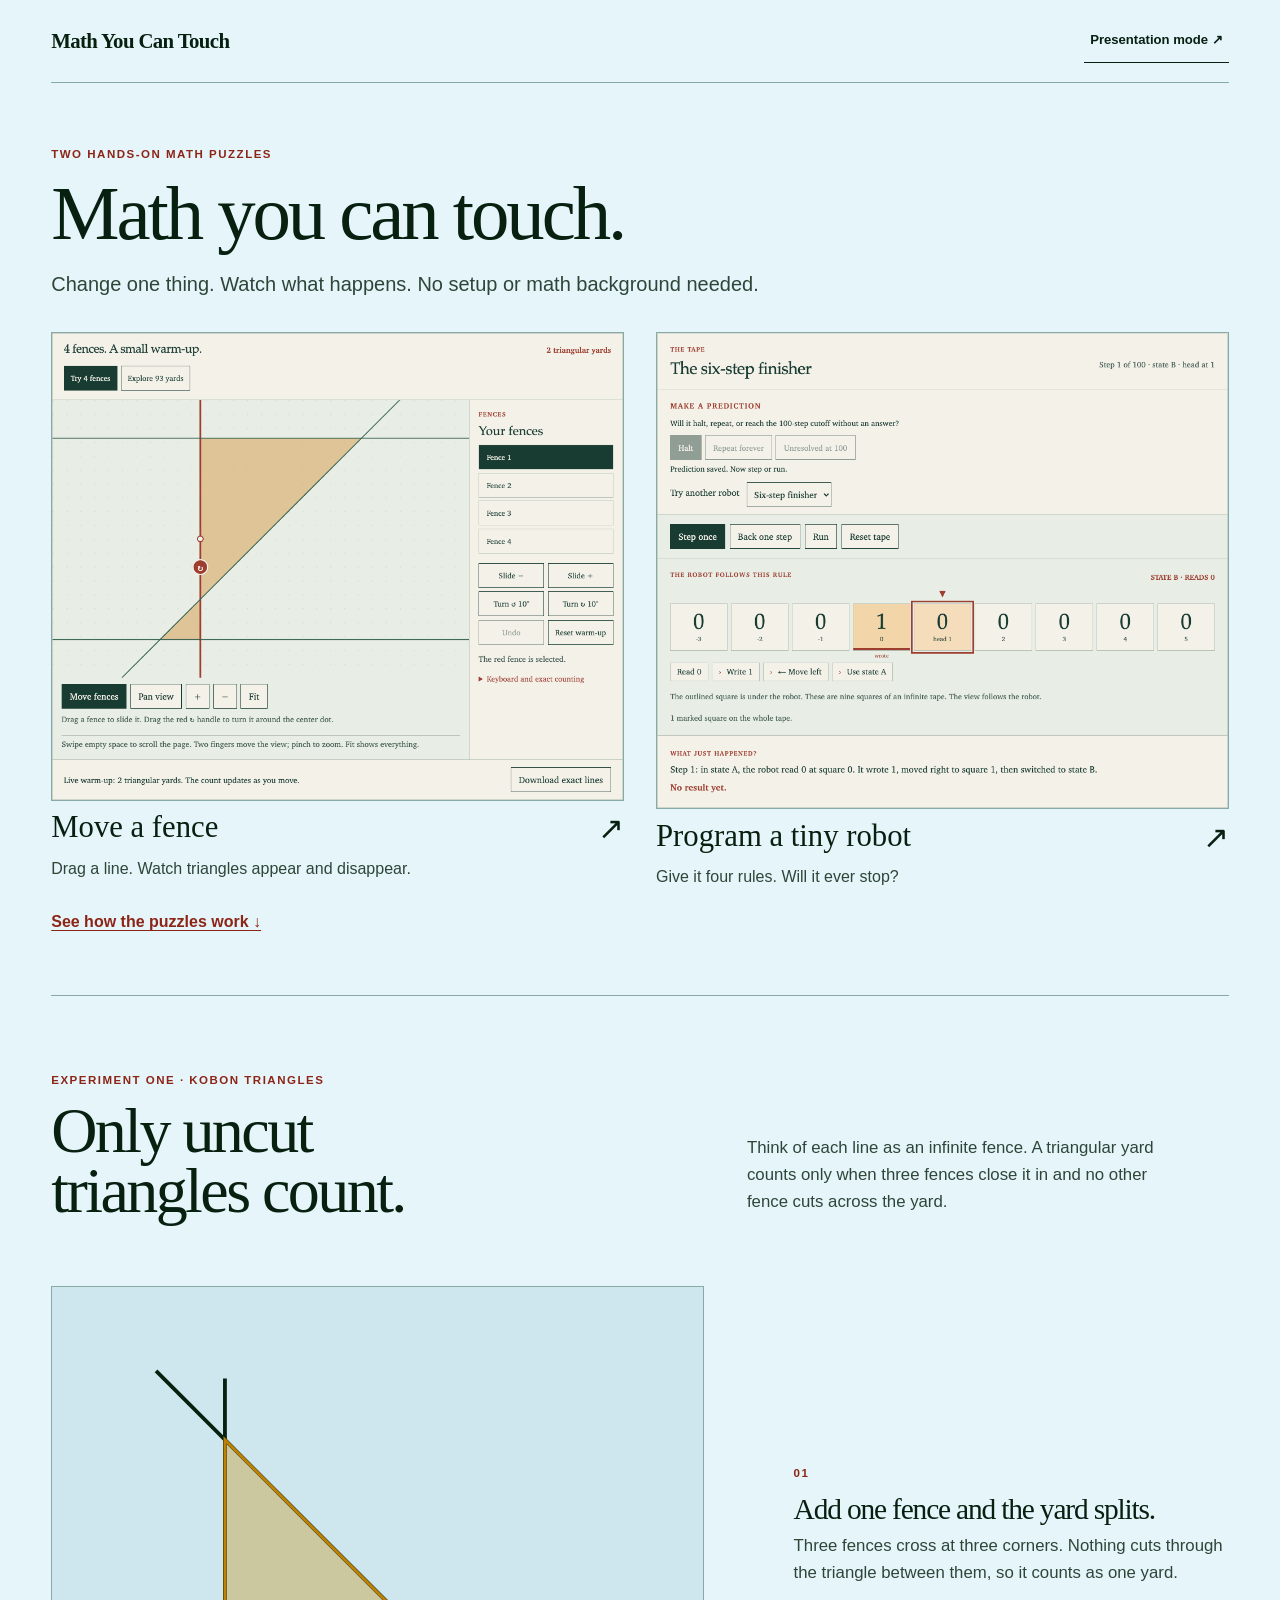
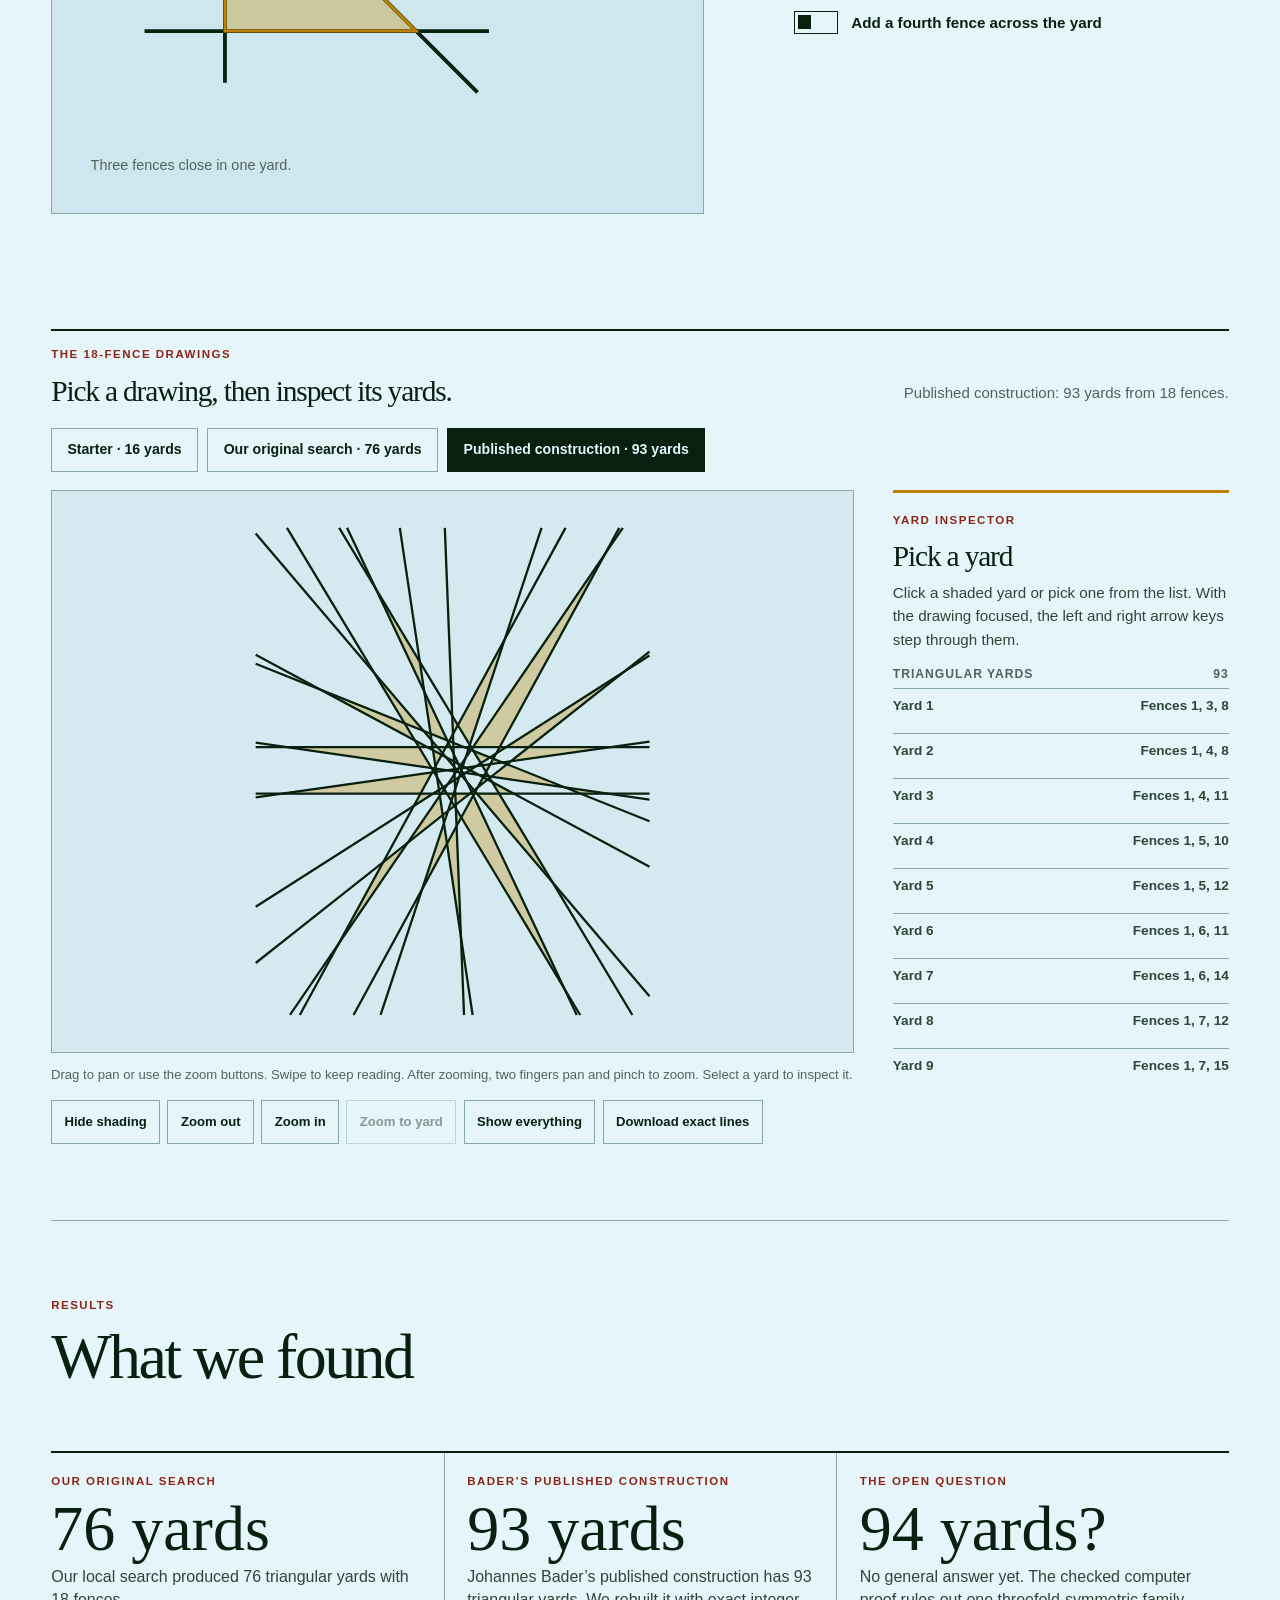
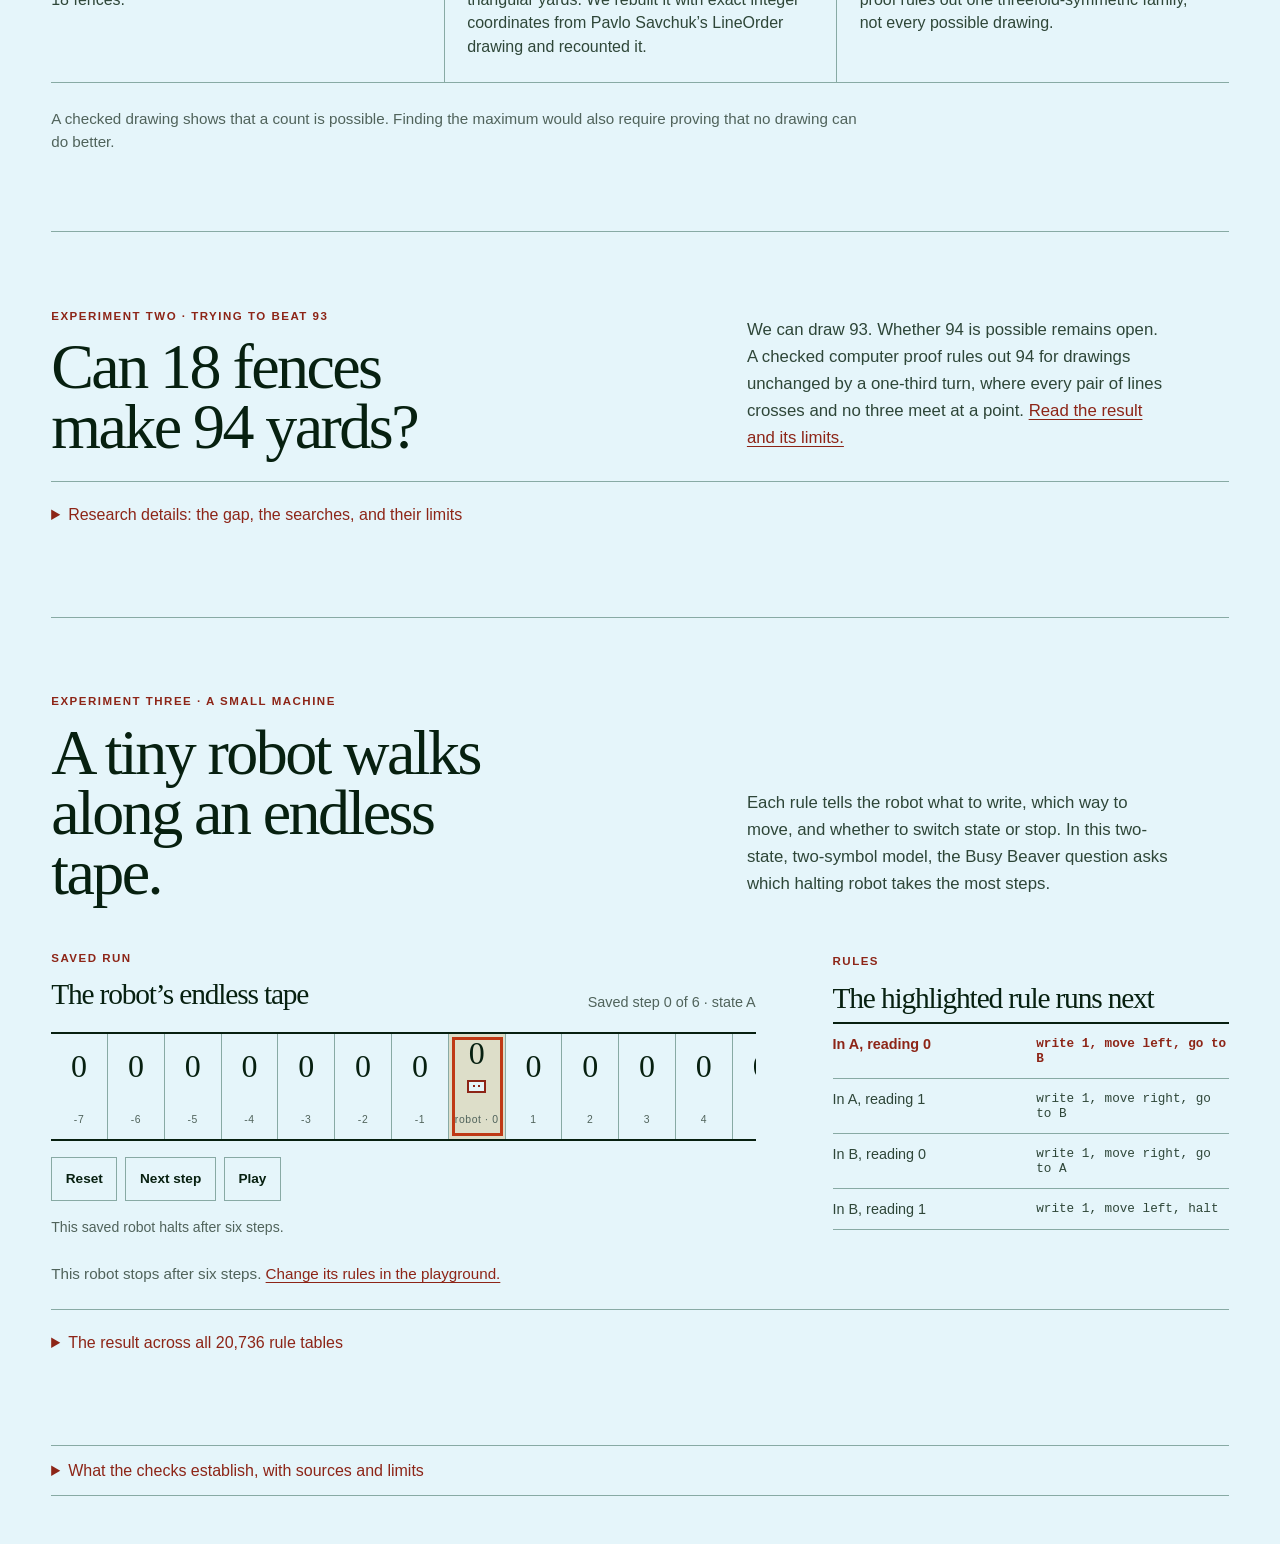
<file: site/index.html>
<!doctype html>
<html lang="en">
<head>
  <meta charset="utf-8">
  <meta name="viewport" content="width=device-width, initial-scale=1, viewport-fit=cover">
  <meta name="color-scheme" content="light">
  <meta name="description" content="Two small math playgrounds: move fences to make triangular yards, and program a tiny tape robot. Fence counts are checked with exact arithmetic.">
  <title>Math You Can Touch · fences and tiny programs</title>
  <link rel="stylesheet" href="site.css">
</head>
<body>
  <a class="skip-link" href="#main-content">Skip to the exhibition</a>
  <noscript>
    <div class="script-notice" role="status">This page needs JavaScript to draw the saved results.</div>
  </noscript>

  <header class="masthead">
    <a class="wordmark" href="#opening" aria-label="Return to opening">Math You Can Touch</a>
    <button id="presentationToggle" class="presentation-button" type="button" aria-pressed="false">Presentation mode <span aria-hidden="true">↗</span></button>
  </header>

  <main id="main-content">
    <section id="opening" class="scene opening" data-scene="Opening" aria-labelledby="pageTitle">
      <div class="opening-copy">
        <p class="kicker">Two hands-on math puzzles</p>
        <h1 id="pageTitle">Math you can touch.</h1>
        <p class="deck">Change one thing. Watch what happens. No setup or math background needed.</p>
      </div>
      <div class="playground-previews" aria-label="Choose a playground">
        <a id="fencePlaygroundLink" class="playground-preview" href="fences.html">
          <img src="previews/fences.png" width="1012" height="828" alt="A fence board with shaded triangular yards and a red handle for turning a fence.">
          <span class="preview-title">Move a fence <span aria-hidden="true">↗</span></span>
          <span>Drag a line. Watch triangles appear and disappear.</span>
        </a>
        <a class="playground-preview" href="beaver.html">
          <img src="previews/robot.png" width="1012" height="843" alt="A tape robot reading squares, with controls to take one step or run.">
          <span class="preview-title">Program a tiny robot <span aria-hidden="true">↗</span></span>
          <span>Give it four rules. Will it ever stop?</span>
        </a>
      </div>
      <a class="text-link lesson-link" href="#kobon">See how the puzzles work <span aria-hidden="true">↓</span></a>
    </section>

    <section id="dataState" class="data-state" aria-live="polite">
      <p class="kicker">Local record</p>
      <h2>Loading the saved results…</h2>
      <p id="dataStateMessage">If this message stays, <code>data.js</code> is missing or damaged, so the page shows no numbers.</p>
    </section>

    <div id="exhibition" hidden>
      <section id="kobon" class="scene kobon-scene" data-scene="Kobon geometry" aria-labelledby="kobonTitle">
        <div class="section-intro split-intro">
          <div>
            <p class="kicker">Experiment one · Kobon triangles</p>
            <h2 id="kobonTitle">Only uncut triangles count.</h2>
          </div>
          <p>Think of each line as an infinite fence. A triangular yard counts only when three fences close it in and no other fence cuts across the yard.</p>
        </div>

        <div class="lesson-grid">
          <figure class="teaching-figure">
            <svg class="three-line-diagram" viewBox="0 0 600 430" role="img" aria-labelledby="threeLineTitle threeLineDescription">
              <title id="threeLineTitle">Three infinite fences enclose a triangular yard. A fourth fence divides it.</title>
              <desc id="threeLineDescription">The original yard has vertices at 140,120; 140,320; and 340,320. The fences are x equals 140, y equals 320, and y equals x minus 20. When enabled, the line y equals 220 divides the old yard. The smaller yard has vertices 140,120; 140,220; and 240,220.</desc>
              <g id="lessonLines">
                <path d="M140 56V374" /><path d="M56 320H416" /><path d="M68 48L404 384" />
              </g>
              <polygon id="oldYard" points="140,120 140,320 340,320" />
              <g id="crossedLesson" hidden>
                <path class="cross-line" d="M56 220H416" />
                <polygon id="smallYard" points="140,120 140,220 240,220" />
                <circle cx="140" cy="220" r="6" /><circle cx="240" cy="220" r="6" />
              </g>
            </svg>
            <figcaption id="lessonCaption">Three fences close in one yard.</figcaption>
          </figure>
          <div class="lesson-copy">
            <p class="lesson-number">01</p>
            <h3>Add one fence and the yard splits.</h3>
            <p id="lessonExplanation" aria-live="polite">Three fences cross at three corners. Nothing cuts through the triangle between them, so it counts as one yard.</p>
            <label class="switch-control" for="crossToggle">
              <input id="crossToggle" type="checkbox" aria-controls="crossedLesson" aria-describedby="lessonExplanation">
              <span class="switch-art" aria-hidden="true"></span>
              <span>Add a fourth fence across the yard</span>
            </label>
          </div>
        </div>

        <div class="record-header">
          <div>
            <p class="kicker">The 18-fence drawings</p>
            <h3>Pick a drawing, then inspect its yards.</h3>
          </div>
          <p id="snapshotReadout" class="record-readout">No saved geometry selected.</p>
        </div>
        <div class="snapshot-picker" id="snapshotPicker" role="group" aria-label="Saved geometry records"></div>

        <div class="geometry-workspace">
          <div class="geometry-stage">
            <svg id="arrangement" viewBox="0 0 1000 700" role="group" aria-labelledby="arrangementTitle arrangementDescription" tabindex="0">
              <title id="arrangementTitle">Saved line arrangement</title>
              <desc id="arrangementDescription">No supplied arrangement is available.</desc>
              <g id="arrangementFaces"></g>
              <g id="arrangementLines"></g>
            </svg>
            <p class="diagram-note">Drag to pan or use the zoom buttons. Swipe to keep reading. After zooming, two fingers pan and pinch to zoom. Select a yard to inspect it.</p>
            <div class="tool-row" aria-label="Geometry controls">
              <button id="faceToggle" type="button" aria-pressed="true">Hide shading</button>
              <button id="zoomOut" type="button">Zoom out</button>
              <button id="zoomIn" type="button">Zoom in</button>
              <button id="zoomFace" type="button" disabled>Zoom to yard</button>
              <button id="resetGeometry" type="button">Show everything</button>
              <button id="downloadGeometry" type="button">Download exact lines</button>
            </div>
          </div>
          <aside class="face-inspector" aria-labelledby="faceInspectorTitle">
            <p class="kicker">Yard inspector</p>
            <h3 id="faceInspectorTitle">Pick a yard</h3>
            <p id="faceExplanation">Click a shaded yard, or pick one from the list.</p>
            <div id="supportDetails" class="support-details" hidden>
              <p>Its three fences</p>
              <ol id="supportLines"></ol>
            </div>
            <div class="face-list-heading"><span>Triangular yards</span><span id="faceCount">0</span></div>
            <ol id="faceList" class="face-list" aria-label="Triangular yards"></ol>
          </aside>
        </div>
      </section>

      <section id="results" class="scene result-ledger" data-scene="Current results" aria-labelledby="resultsTitle">
        <div class="section-intro">
          <p class="kicker">Results</p>
          <h2 id="resultsTitle">What we found</h2>
        </div>
        <div id="resultLedger" class="ledger" aria-live="polite"></div>
        <p class="scope-note">A checked drawing shows that a count is possible. Finding the maximum would also require proving that no drawing can do better.</p>
      </section>

      <section id="search" class="scene search-scene" data-scene="Structured search" aria-labelledby="searchTitle">
        <div class="section-intro split-intro">
          <div>
            <p class="kicker">Experiment two · trying to beat 93</p>
            <h2 id="searchTitle">Can 18 fences make 94 yards?</h2>
          </div>
          <p>We can draw 93. Whether 94 is possible remains open. A checked computer proof rules out 94 for drawings unchanged by a one-third turn, where every pair of lines crosses and no three meet at a point. <a href="https://github.com/qsimeon/math-you-can-touch/blob/main/docs/RESEARCH.md#searching-every-crossing-pattern">Read the result and its limits.</a></p>
        </div>
        <details class="research-detail"><summary>Research details: the gap, the searches, and their limits</summary>
        <p class="scope-note">The crossing-pattern search also found a different straight-line drawing with 93 yards. The unrestricted searches for 94, and a control asking for 93, gave no answer in two hours. Those timeouts establish no impossibility.</p>
        <div class="gap-explainer" aria-labelledby="gapTitle">
          <h3 id="gapTitle">The gap between 76 and 93</h3>
          <p>Our original search used three random seeds and made 1,200 proposals per seed, usually changing one line. Each seed began with a small-coefficient drawing and restarted from a new one every 200 proposals. Its best drawing had 76 triangular yards. Bader’s earlier construction uses a threefold pattern and makes 93. An exact audit finds 58 bounded fence segments that do not border a yard in our 76 drawing and only three in the rebuilt published drawing. The count describes two drawings, not a method for moving between them.</p>
          <p>Several distinct fences may share one corner. A fan of 17 fences through one point, crossed by an eighteenth fence, traces 136 triangle outlines but forms only 16 undivided yards. The larger outlines contain fences inside them. <a href="https://github.com/qsimeon/math-you-can-touch/blob/main/docs/RESEARCH.md">Read the research notes</a> for the exact audit, Savchuk’s crossing-order method and our search of every crossing pattern. That search proved that no drawing with the threefold symmetry of Bader’s construction reaches 94 yards when every pair of fences crosses and no three share a corner. Finding 94 would require an exact drawing. Proving 93 is the maximum would require ruling out every legal 94-yard drawing.</p>
        </div>
        <p class="scope-note">The table below records four earlier runs near Bader’s drawing. This site retains their summaries, not their per-change logs.</p>
        <details class="search-method"><summary>How the search chose its moves</summary>
          <p>We used Python’s seeded random generator, with seeds 17 and 42 for each of two methods. One changed a fence’s position. The other could change its direction or position. Each change adjusted one whole-number coefficient in the line equation ax + by + c = 0. Its size was the larger of 1 and floor(max(|a|, |b|) / d), with d chosen from 10, 100, 1,000 and 10,000 and either sign chosen at random.</p>
          <p>The recorded method kept ordinary moves when the count stayed level or rose. Every 250 proposals, it restarted from Bader’s construction and applied three changes, accepting a valid restart even if its count fell. Invalid drawings were rejected. Both exact counters had to agree. Each run allowed 1,500 proposals or 120 seconds, whichever came first. All four summaries report that they used their proposal budget. These settings describe the reported 6,000-change experiment, not the earlier search that found 76.</p>
        </details>
        <div id="searchOutcome" class="search-outcome" aria-live="polite"></div>
        <div class="run-table-wrap">
          <table>
            <caption>The four search runs</caption>
            <thead><tr><th scope="col">Run</th><th scope="col">Change</th><th scope="col">Start</th><th scope="col">Best</th><th scope="col">Tries</th><th scope="col">Time</th><th scope="col">Stopped because</th></tr></thead>
            <tbody id="runRows"></tbody>
          </table>
        </div>
        </details>
      </section>

      <section id="busy-beaver" class="scene beaver-scene" data-scene="Busy Beaver trace" aria-labelledby="beaverTitle">
        <div class="section-intro split-intro">
          <div>
            <p class="kicker">Experiment three · a small machine</p>
            <h2 id="beaverTitle">A tiny robot walks along an endless tape.</h2>
          </div>
          <p>Each rule tells the robot what to write, which way to move, and whether to switch state or stop. In this two-state, two-symbol model, the Busy Beaver question asks which halting robot takes the most steps.</p>
        </div>
        <div class="beaver-layout">
          <section class="tape-machine" aria-labelledby="tapeTitle">
            <div class="machine-heading">
              <div><p class="kicker">Saved run</p><h3 id="tapeTitle">The robot’s endless tape</h3></div>
              <p id="traceStatus" class="trace-status">No trace loaded.</p>
            </div>
            <div id="tape" class="tape" role="img" aria-label="Busy Beaver tape"></div>
            <div class="machine-controls" aria-label="Trace playback controls">
              <button id="traceReset" type="button">Reset</button>
              <button id="traceStep" type="button">Next step</button>
              <button id="traceRun" type="button" aria-pressed="false">Play</button>
            </div>
            <p id="traceFeedback" class="trace-feedback" aria-live="polite">This saved robot halts after six steps.</p>
          </section>
          <section class="transition-panel" aria-labelledby="transitionTitle">
            <p class="kicker">Rules</p>
            <h3 id="transitionTitle">The highlighted rule runs next</h3>
            <div id="transitionTable" class="transition-table" aria-live="polite"></div>
          </section>
        </div>
        <p class="scope-note">This robot stops after six steps. <a href="beaver.html">Change its rules in the playground.</a></p>
        <details class="research-detail"><summary>The result across all 20,736 rule tables</summary>
        <div id="beaverSummary" class="beaver-summary" aria-live="polite"></div>
        <p class="scope-note">The six-step robot shows a halt with four marked squares. Our bounded run tested all 20,736 two-state rule sets for at most 100 steps, and a third simulator agreed on those bounded outcomes. For 5,912 machines, it found neither a halt nor a repeat proof by step 100, so they are unresolved by our checker at that cutoff. A separate certificate check in the source repository proves that each of them never halts, and it certifies none of the machines that do halt. Together these confirm the established result <a href="https://oeis.org/A060843">S(2) = 6</a> (also listed by <a href="https://mathworld.wolfram.com/BusyBeaver.html">MathWorld</a>) for this standard blank-tape, two-state, two-symbol model: every halting machine stops within six steps. These checks reproduce the established result.</p>
        </details>
      </section>

      <details class="evidence-details"><summary>What the checks establish, with sources and limits</summary>
      <section id="claims" class="scene claim-scene" aria-labelledby="claimsTitle">
        <div class="section-intro">
          <p class="kicker">Reading the evidence</p>
          <h2 id="claimsTitle">Each kind of evidence proves one thing.</h2>
        </div>
        <div class="claim-columns">
          <article>
            <p class="lesson-number">01</p><h3>Witness</h3>
            <p>A checked drawing with 93 yards proves that 93 is possible. It says nothing about whether 94 is.</p>
          </article>
          <article>
            <p class="lesson-number">02</p><h3>Proof</h3>
            <p>Proving a maximum would mean showing that no drawing can do better. Checking individual drawings does not settle that question.</p>
          </article>
          <article>
            <p class="lesson-number">03</p><h3>Novelty</h3>
            <p>Bader published the 93-yard drawing before we rebuilt it, so our version is a reconstruction of prior art.</p>
          </article>
        </div>
        <aside class="halt-note">
          <p class="kicker">Busy Beaver lesson</p>
          <h3>Three outcomes, three meanings</h3>
          <p>A halting robot shows that its step count is possible. When it returns to an earlier state with the same 1s at the same distances from it, it will never halt. Reaching step 100 without either result leaves it unresolved by this checker. The standard two-state result settles nonhalting only when applied separately to this exact machine model.</p>
        </aside>
      </section>

      <section id="sources" class="scene sources-scene" aria-labelledby="sourcesTitle">
        <div class="section-intro split-intro">
          <div><p class="kicker">Sources</p><h2 id="sourcesTitle">Sources and limits</h2></div>
          <p>Source links open in a new tab. The playgrounds use only the files included with this site and also work offline.</p>
        </div>
        <div class="source-columns">
          <div><h3>Sources</h3><ul id="sourceList" class="source-list"></ul></div>
          <div><h3>Limitations</h3><ul id="limitationList" class="limitation-list"></ul></div>
        </div>
        <p id="formalStatus" class="formal-status"></p>
      </section>
      </details>
    </div>
  </main>

  <nav id="presentationControls" class="presentation-controls" aria-label="Presentation controls" hidden>
    <p id="sceneIndicator">Scene 1</p>
    <button id="previousScene" type="button">Previous</button>
    <button id="nextScene" type="button">Next</button>
    <button id="exitPresentation" type="button">Exit <kbd>Esc</kbd></button>
  </nav>

  <script src="data.js"></script>
  <script src="site.js"></script>
</body>
</html>
</file>
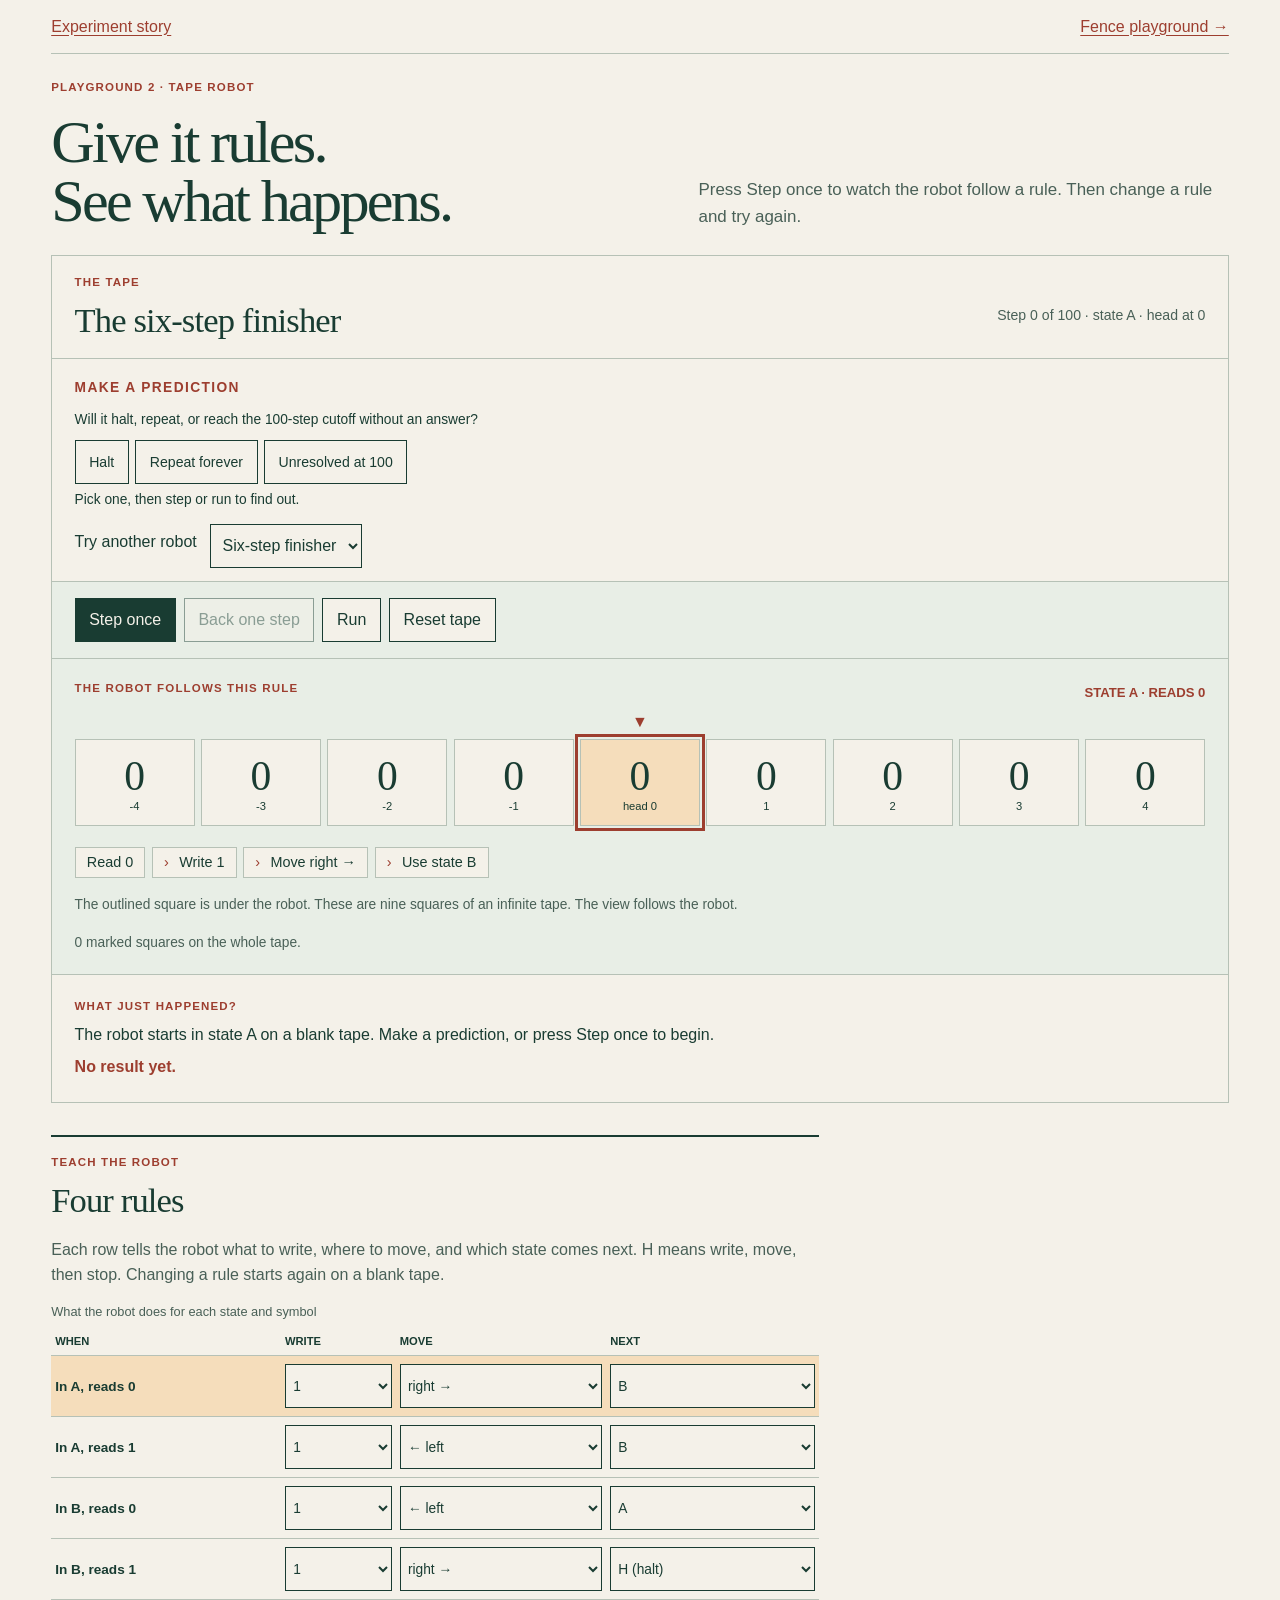
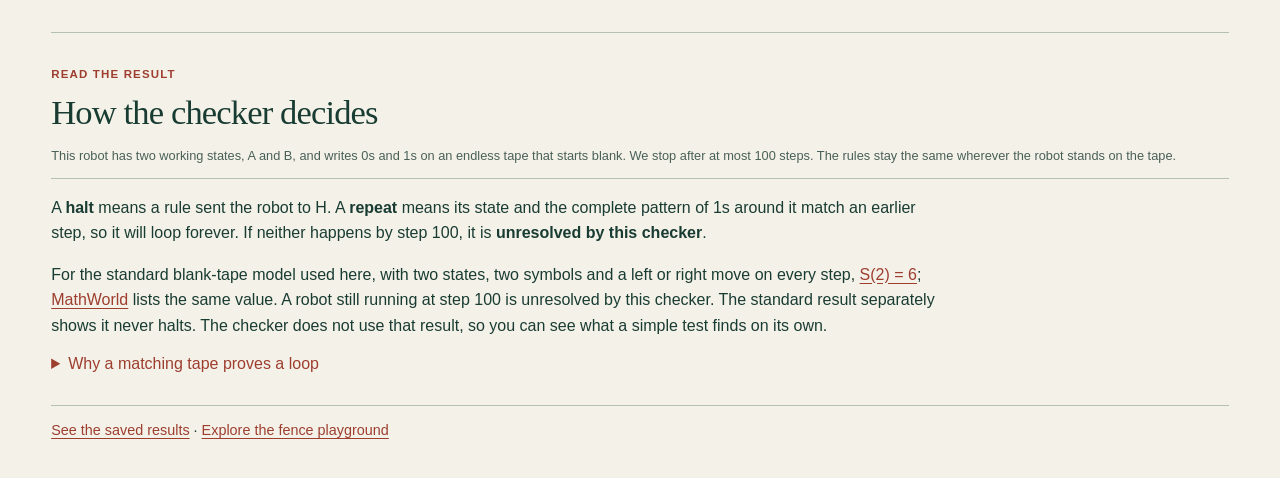
<file: site/beaver.html>
<!doctype html>
<html lang="en">
<head>
  <meta charset="utf-8">
  <meta name="viewport" content="width=device-width, initial-scale=1">
  <meta name="color-scheme" content="light">
  <meta name="description" content="Program a two-state tape robot, step through its run, and see whether the checker finds a halt, proves a repeat or reaches its 100-step limit.">
  <title>Busy Beaver · teach a tape robot</title>
  <link rel="stylesheet" href="playground.css">
  <link rel="stylesheet" href="beaver.css">
</head>
<body>
  <a class="skip" href="#workbench">Skip to the robot</a>
  <main>
    <nav class="page-nav" aria-label="Explore the project"><a href="index.html">Experiment story</a><a href="fences.html">Fence playground →</a></nav><noscript><p class="notice">This playground needs JavaScript to run the robot.</p></noscript>
    <section class="intro" aria-labelledby="pageTitle">
      <p class="eyebrow">Playground 2 · Tape robot</p>
      <h1 id="pageTitle">Give it rules.<br>See what happens.</h1>
      <p>Press Step once to watch the robot follow a rule. Then change a rule and try again.</p>
    </section>
    <section id="workbench" class="workbench" aria-label="Tape robot workbench">
      <div class="scene-heading"><div><p class="eyebrow">The tape</p><h2 id="presetTitle">The six-step finisher</h2></div><p id="stepReadout" class="step-readout" aria-live="polite">Step 0 of 100 · state A · head at 0</p></div>
      <div class="prediction-panel"><p class="eyebrow">Make a prediction</p><p id="challenge">Will it halt, repeat, or reach the 100-step cutoff without an answer?</p><div class="prediction" role="group" aria-label="Predict the result at or before step 100"><button type="button" data-predict="HALTED">Halt</button><button type="button" data-predict="NONHALTING_BY_TRANSLATION_CYCLE">Repeat forever</button><button type="button" data-predict="UNKNOWN_AT_LIMIT">Unresolved at 100</button></div><p id="predictionFeedback" aria-live="polite">Pick one, then step or run to find out.</p>
        <div class="presets"><label for="preset">Try another robot</label><select id="preset"><option value="halt">Six-step finisher</option><option value="cycle">Blank wanderer</option><option value="unknown">Growing trail</option><option value="custom" hidden>Your rules</option></select><p>Picking a robot loads its rules on a blank tape.</p></div>
      </div>
      <div class="control-row" role="group" aria-label="Run controls"><button id="step" type="button">Step once</button><button id="back" type="button" disabled>Back one step</button><button id="run" type="button">Run</button><button id="reset" type="button">Reset tape</button></div>
      <div class="semantic-tape"><div class="tape-heading"><p class="eyebrow">The robot follows this rule</p><p id="robotBadge" class="robot-badge">STATE A · READS 0</p></div><div id="tape" class="tape" role="group" aria-label="Nine tape squares around the head"></div><div id="actionStrip" class="action-strip" aria-label="Next rule"></div><p id="viewNote" class="view-note">The outlined square is under the robot. These are nine squares of an infinite tape. The view follows the robot.</p><p id="tapeSummary" class="tape-summary">0 marked squares on the whole tape.</p></div>
      <div class="readout" aria-live="polite" aria-atomic="true"><p class="eyebrow">What just happened?</p><p id="narration">The robot starts in state A on a blank tape. Make a prediction, or press Step once to begin.</p><p id="outcome" class="outcome">No result yet.</p><div id="cycleCompare" class="cycle-compare" hidden><p><strong>Same state, same tape, shifted along</strong></p><div class="compare-row"><span id="previousLabel"></span><div id="previousTape" class="compare-tape"></div></div><div class="compare-row"><span id="currentLabel"></span><div id="currentTape" class="compare-tape"></div></div><p id="compareDetail"></p></div></div>
    </section>
    <section class="below" aria-label="Edit the rules">
      <div class="editor"><p class="eyebrow">Teach the robot</p><h2>Four rules</h2><p>Each row tells the robot what to write, where to move, and which state comes next. H means write, move, then stop. Changing a rule starts again on a blank tape.</p><div class="rule-table-wrap"><table id="rules"><caption>What the robot does for each state and symbol</caption><thead><tr><th scope="col">When</th><th scope="col">Write</th><th scope="col">Move</th><th scope="col">Next</th></tr></thead><tbody id="ruleRows"></tbody></table></div></div>
    </section>
    <section class="explanation" aria-labelledby="meaningTitle"><p class="eyebrow">Read the result</p><h2 id="meaningTitle">How the checker decides</h2><div class="scope" role="note">This robot has two working states, A and B, and writes 0s and 1s on an endless tape that starts blank. We stop after at most 100 steps. The rules stay the same wherever the robot stands on the tape.</div><p>A <strong>halt</strong> means a rule sent the robot to H. A <strong>repeat</strong> means its state and the complete pattern of 1s around it match an earlier step, so it will loop forever. If neither happens by step 100, it is <strong>unresolved by this checker</strong>.</p><p>For the standard blank-tape model used here, with two states, two symbols and a left or right move on every step, <a href="https://oeis.org/A060843">S(2) = 6</a>; <a href="https://mathworld.wolfram.com/BusyBeaver.html">MathWorld</a> lists the same value. A robot still running at step 100 is unresolved by this checker. The standard result separately shows it never halts. The checker does not use that result, so you can see what a simple test finds on its own.</p><details><summary>Why a matching tape proves a loop</summary><p>Every square outside the complete set of 1s is blank, and each rule acts the same way wherever the robot stands. When the state and the pattern around the robot match an earlier step, the next steps must match too, shifted along the tape.</p><p>The checker can miss other ways a robot runs forever. The growing trail has a halt rule but keeps reaching fresh blank squares, so it never uses that rule.</p></details></section>
    <footer><a href="index.html#busy-beaver">See the saved results</a> · <a href="fences.html">Explore the fence playground</a></footer>
  </main>
  <script src="beaver-core.js"></script>
  <script src="beaver.js"></script>
</body>
</html>
</file>
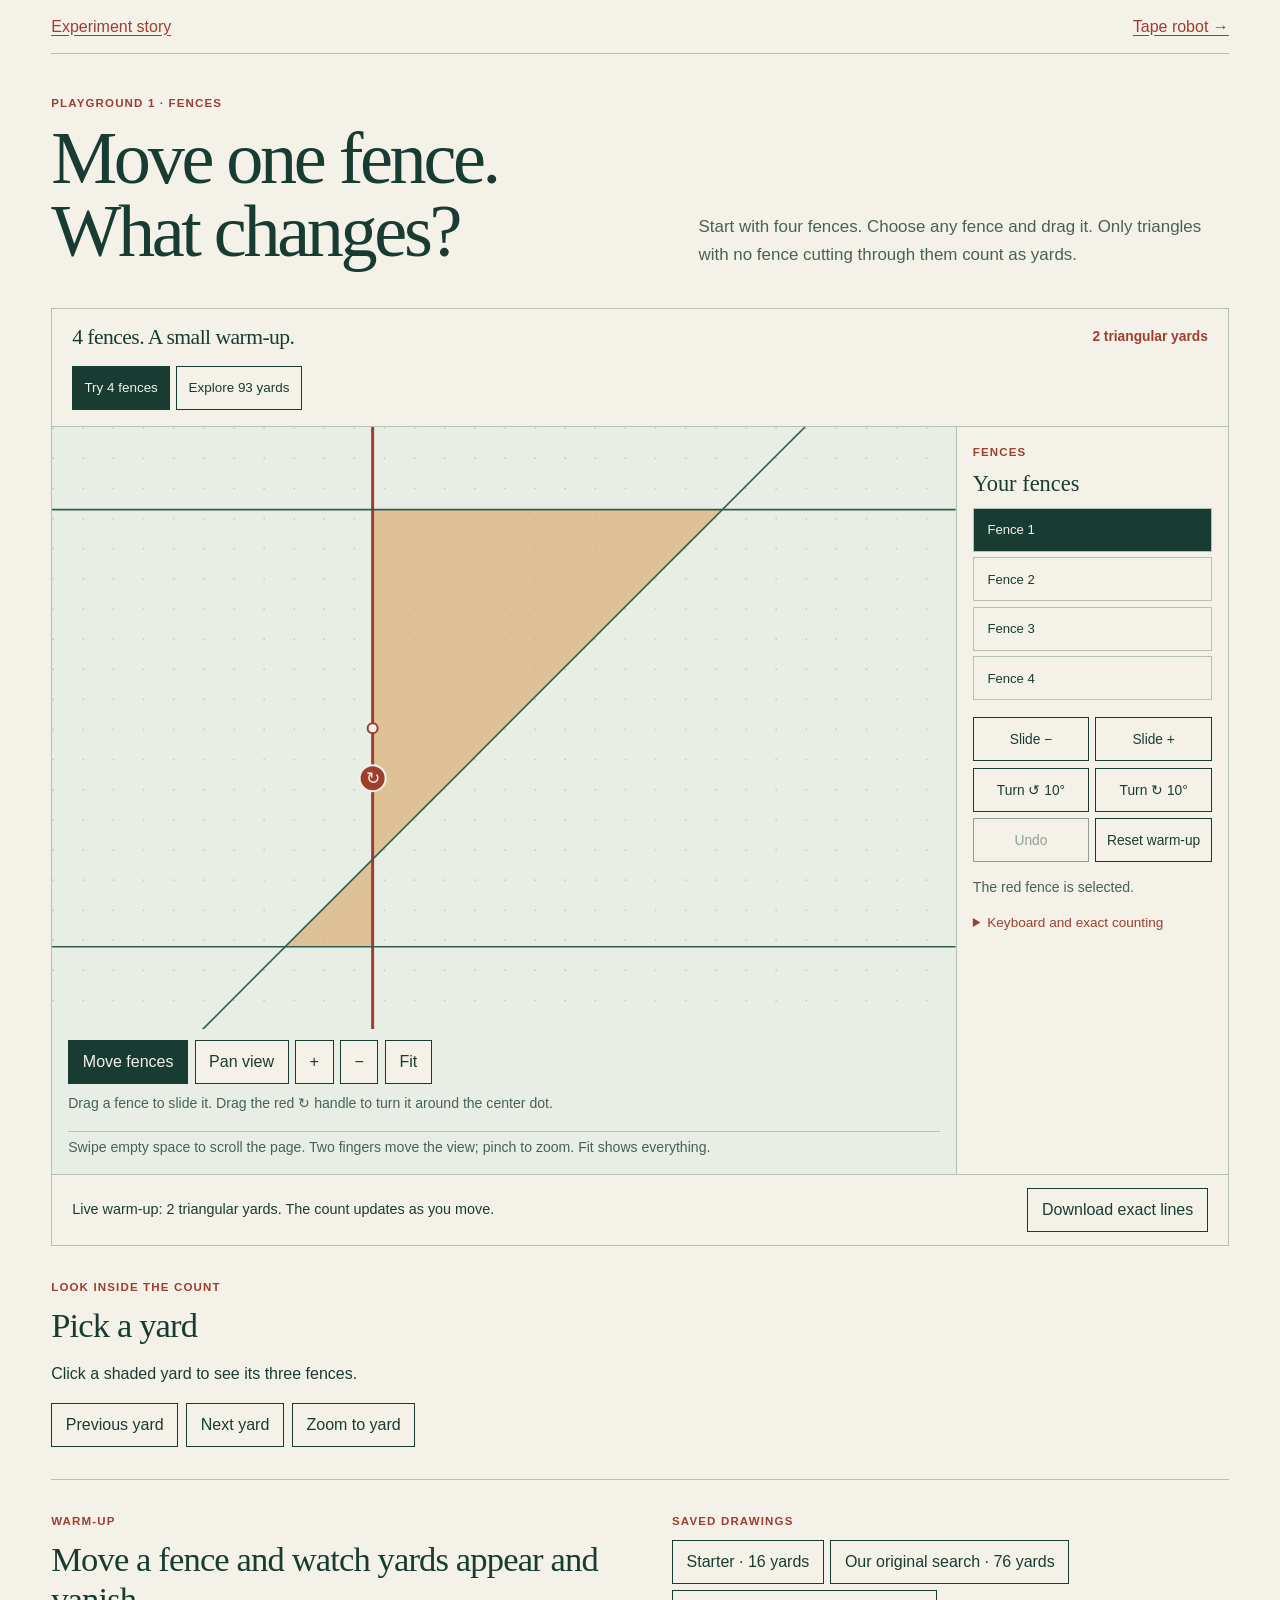
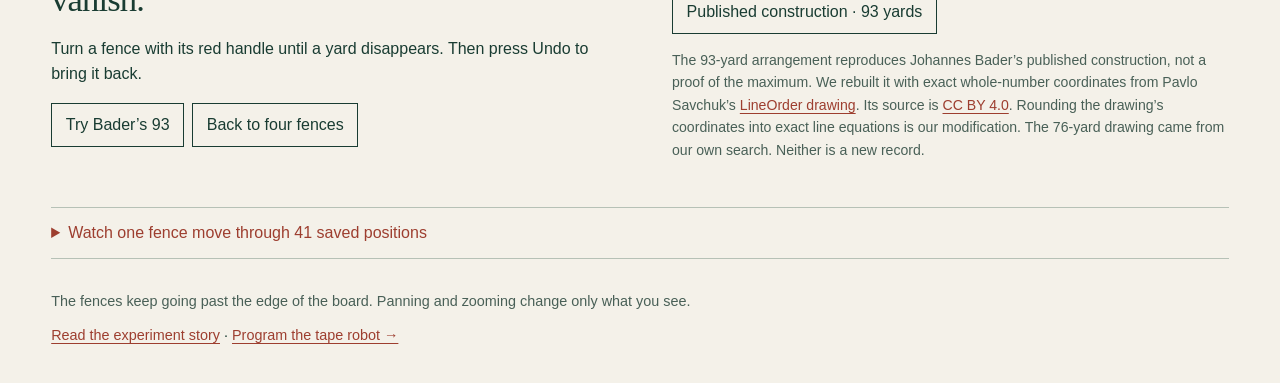
<file: site/fences.html>
<!doctype html>
<html lang="en">
<head>
  <meta charset="utf-8">
  <meta name="viewport" content="width=device-width, initial-scale=1">
  <meta name="color-scheme" content="light">
  <meta name="description" content="Drag and turn fences to make triangular yards, then explore Johannes Bader’s published 93-yard construction.">
  <title>Move one fence · Math You Can Touch</title>
  <link rel="stylesheet" href="playground.css">
  <link rel="stylesheet" href="fences.css">
</head>
<body>
<a class="skip-link" href="#fenceSvg">Skip to the board</a>
<main>
  <nav class="page-nav" aria-label="Explore the project"><a href="index.html">Experiment story</a><a href="beaver.html">Tape robot →</a></nav>
  <noscript><p class="notice">This playground needs JavaScript to draw and count the fences.</p></noscript>
  <header class="page-head">
    <div><p class="eyebrow">Playground 1 · Fences</p><h1>Move one fence.<br>What changes?</h1></div>
    <p class="deck">Start with four fences. Choose any fence and drag it. Only triangles with no fence cutting through them count as yards.</p>
  </header>
  <section id="viewerShell" class="viewer-shell" aria-labelledby="tableTitle">
    <div class="board-heading"><h2 id="tableTitle">4 fences. A small warm-up.</h2><p id="liveScore" class="live-score" aria-live="polite">Counting…</p><div class="quick-start" role="group" aria-label="Choose a board"><button id="quickWarmup" type="button" aria-pressed="true">Try 4 fences</button><button id="quickPublished" type="button" aria-pressed="false">Explore 93 yards</button></div></div>
    <div class="workbench-grid">
      <div class="board-area">
        <svg id="fenceSvg" viewBox="0 0 720 480" role="group" aria-labelledby="fenceSvgTitle fenceSvgDescription" tabindex="0">
          <title id="fenceSvgTitle">Editable 2D fence board</title>
          <desc id="fenceSvgDescription">Drag a fence to slide it, or drag the red ↻ handle to turn it. Use the fence buttons and the Slide and Turn controls without dragging. When the board has focus, arrow keys choose a fence, [ and ] slide it, Q and E turn it, and Z undoes. Shaded triangles are counted yards. Panning and zooming change only the view.</desc>
          <defs><pattern id="grid" width="24" height="24" patternUnits="userSpaceOnUse"><circle cx="1" cy="1" r=".7" fill="#b6c5bb"/></pattern></defs>
          <rect width="720" height="480" class="board-paper"/><rect width="720" height="480" fill="url(#grid)"/>
          <g id="fenceFaces"></g><g id="fenceLines"></g><g id="fenceHandles"></g>
        </svg>
        <div class="view-actions" role="group" aria-label="Board view controls"><button id="editMode" type="button" aria-pressed="true">Move fences</button><button id="panMode" type="button" aria-pressed="false">Pan view</button><button id="zoomIn" type="button" aria-label="Zoom in">+</button><button id="zoomOut" type="button" aria-label="Zoom out">−</button><button id="fitView" type="button">Fit</button></div>
        <p id="dragHint" class="hint">Drag a fence to slide it. Drag the red ↻ handle to turn it around the center dot.</p><p class="hint gesture-hint">Swipe empty space to scroll the page. Two fingers move the view; pinch to zoom. Fit shows everything.</p>
      </div>
      <aside class="fence-picker" aria-labelledby="fencePickerTitle"><p class="eyebrow">Fences</p><h3 id="fencePickerTitle">Your fences</h3><ol id="fenceList"></ol>
        <div class="edit-actions" role="group" aria-label="Fence editing controls"><button id="slideLeft" type="button">Slide −</button><button id="slideRight" type="button">Slide +</button><button id="turnLeft" type="button">Turn ↺ 10°</button><button id="turnRight" type="button">Turn ↻ 10°</button><button id="undoFence" type="button" disabled>Undo</button><button id="resetFence" type="button">Reset warm-up</button></div>
        <p class="hint">The red fence is selected.</p>
        <details><summary>Keyboard and exact counting</summary><p id="selectedEquation"></p><p class="hint">Click the board first. Arrow keys choose a fence, [ and ] slide it, Q and E turn it, and Z undoes.</p><p class="hint">Each move is rounded to a whole-number line equation and counted exactly. The board refuses a move that would put two fences on the same line. Panning and zooming change only the view.</p></details>
      </aside>
    </div>
    <div class="board-footer"><p id="recordReadout" aria-live="polite">Counting…</p><button id="downloadFence" type="button">Download exact lines</button></div>
  </section>
  <section class="inspector" aria-labelledby="faceTitle">
    <div><p class="eyebrow">Look inside the count</p><h2 id="faceTitle">Pick a yard</h2><p id="faceExplanation">Click a shaded yard, or use Previous yard and Next yard, to highlight its three fences.</p><div class="button-row"><button id="previousFace" type="button">Previous yard</button><button id="nextFace" type="button">Next yard</button><button id="focusFace" type="button">Zoom to yard</button></div></div>
    <div id="supportDetails" hidden><p class="eyebrow">Its three fences</p><ol id="supportLines"></ol><p class="hint">The drawing is approximate. The count comes from two separate exact methods, which must agree.</p></div>
  </section>
  <section id="fenceWorkbench" class="lesson" aria-labelledby="fenceWorkbenchTitle">
    <div><p id="workbenchEyebrow" class="eyebrow">Warm-up</p><h2 id="fenceWorkbenchTitle">Move a fence and watch yards appear and vanish.</h2><p id="workbenchDescription">Turn a fence with its red handle until a yard disappears. Then press Undo to bring it back.</p><div class="button-row"><button id="editPublished" type="button">Try Bader’s 93</button><button id="warmup" type="button">Back to four fences</button></div></div>
    <div id="controls"><p class="eyebrow">Saved drawings</p><div id="snapshotPicker" class="snapshot-picker" role="group" aria-label="Saved geometry drawings"></div><p class="source-note">The 93-yard arrangement reproduces Johannes Bader’s published construction, not a proof of the maximum. We rebuilt it with exact whole-number coordinates from Pavlo Savchuk’s <a href="https://raw.githubusercontent.com/zegalur/line-order/2631b8793eb351be2ad6b8a91b7194eeb67e25bb/gallery/imgs/kobon_18_93tri_lines.svg">LineOrder drawing</a>. Its source is <a href="https://creativecommons.org/licenses/by/4.0/">CC BY 4.0</a>. Rounding the drawing’s coordinates into exact line equations is our modification. The 76-yard drawing came from our own search. Neither is a new record.</p></div>
  </section>
  <details id="motionLesson" class="motion-lesson" hidden><summary>Watch one fence move through 41 saved positions</summary><div class="lesson" aria-labelledby="motionTitle">
    <div><p class="eyebrow">Fence 1 · 41 saved positions</p><h2 id="motionTitle">Slide one fence and the count drops.</h2><p>Drag the slider to move fence 1 through 41 saved positions. Only three of them, at offsets −2, 0 and +2, keep all 93 yards. Each saved position is recounted when it loads. Moving any fence starts your own copy, which is counted live.</p></div>
    <div class="motion-controls"><label for="motionSlider">Saved position <output id="motionFrameReadout">0</output></label><input id="motionSlider" type="range" min="0" max="0" value="0" step="1"><p><strong id="motionScore">93</strong> yards in this saved position (before your edits)</p><p><strong id="motionChanged">+0 / −0</strong> yards gained / lost in this saved position versus the original 93</p><button id="resetMotion" type="button">Back to the original position</button></div>
  </div></details>
  <footer><p>The fences keep going past the edge of the board. Panning and zooming change only what you see.</p><a href="index.html">Read the experiment story</a> · <a href="beaver.html">Program the tape robot →</a></footer>
</main>
<script src="data.js"></script>
<script src="fence-geometry.js"></script>
<script src="fences.js"></script>
</body>
</html>
</file>
<file: site/site.css>
:root {
  --paper: oklch(96% .018 218);
  --paper-deep: oklch(91% .027 216);
  --ink: oklch(22% .045 152);
  --ink-soft: oklch(37% .038 159);
  --muted: oklch(48% .026 168);
  --rule: oklch(71% .038 183);
  --ochre: oklch(65% .135 77);
  --vermilion: oklch(54% .176 35);
  --vermilion-deep: oklch(43% .142 31);
  --face: oklch(67% .141 76 / .33);
  --face-hot: oklch(59% .178 38 / .55);
  --serif: Palatino, "Palatino Linotype", "Book Antiqua", Georgia, serif;
  --body: Charter, "Bitstream Charter", "Iowan Old Style", "Segoe UI", sans-serif;
  --mono: "SFMono-Regular", Consolas, "Liberation Mono", monospace;
  --edge: min(92vw, 84rem);
}
* { box-sizing: border-box; }
html { scroll-behavior: smooth; background: var(--paper); color: var(--ink); font-family: var(--body); }
body { min-width: 320px; margin: 0; overflow-x: hidden; }
[hidden] { display: none !important; }
button, select { font: inherit; }
button { min-height: 2.75rem; border: 1px solid var(--ink); border-radius: 0; background: transparent; color: var(--ink); cursor: pointer; font-weight: 700; line-height: 1.1; }
button:disabled { cursor: not-allowed; opacity: .43; }
@media (hover: hover) { button:hover:not(:disabled) { background: var(--ink); color: var(--paper); } a:hover { color: var(--vermilion-deep); } }
button:active:not(:disabled) { transform: translateY(1px); }
button:focus-visible, a:focus-visible, input:focus-visible, svg:focus-visible { outline: 3px solid var(--vermilion); outline-offset: 4px; }
a { color: var(--vermilion-deep); text-decoration-thickness: 1px; text-underline-offset: .18em; }
p, h1, h2, h3, figure { margin-top: 0; }
h1, h2, h3 { font-family: var(--serif); font-weight: 400; letter-spacing: -.04em; }
h1 { max-width: 12ch; margin-bottom: clamp(1.2rem, 3vw, 2.2rem); font-size: clamp(3.2rem, 8vw, 7.3rem); line-height: .88; }
h2 { max-width: 14ch; margin-bottom: 0; font-size: clamp(2.35rem, 5vw, 4.6rem); line-height: .94; }
h3 { margin-bottom: .6rem; font-size: clamp(1.45rem, 2.3vw, 2.15rem); line-height: 1.02; }
code, kbd { font-family: var(--mono); font-size: .88em; }
.skip-link { position: fixed; z-index: 20; top: -4rem; left: 1rem; padding: .75rem 1rem; background: var(--ink); color: var(--paper); }
.skip-link:focus { top: 1rem; }
.script-notice, .data-state { width: var(--edge); margin-inline: auto; }
.script-notice { margin-top: 1rem; padding: 1rem; border-left: 4px solid var(--vermilion); background: var(--paper-deep); }
.masthead { display: flex; align-items: center; justify-content: space-between; width: var(--edge); margin-inline: auto; padding: 1.2rem 0; border-bottom: 1px solid var(--rule); }
.wordmark { color: var(--ink); font-family: var(--serif); font-size: 1.3rem; font-weight: 700; letter-spacing: -.03em; text-decoration: none; }
.wordmark span { color: var(--muted); font-family: var(--body); font-size: .73rem; font-weight: 600; letter-spacing: .08em; text-transform: uppercase; }
.presentation-button { border-width: 0 0 1px; font-size: .82rem; }
.scene { width: var(--edge); margin-inline: auto; padding: clamp(4.2rem, 10vw, 9.5rem) 0; border-top: 1px solid var(--rule); }
.opening { display: grid; grid-template-columns: minmax(0, 1.35fr) minmax(14rem, .65fr); gap: clamp(2rem, 8vw, 9rem); align-items: end; min-height: 71vh; border-top: 0; padding-top: clamp(4rem, 11vw, 10rem); }
.kicker, .lesson-number { margin-bottom: .8rem; color: var(--vermilion-deep); font-size: .72rem; font-weight: 800; letter-spacing: .13em; line-height: 1.35; text-transform: uppercase; }
.deck { max-width: 43rem; margin-bottom: 1.5rem; color: var(--ink-soft); font-size: clamp(1.12rem, 1.8vw, 1.42rem); line-height: 1.55; }
.text-link { font-weight: 800; }
.opening-links { display: flex; flex-wrap: wrap; gap: 1rem 1.5rem; align-items: center; }
.garden-link { display: inline-flex; align-items: center; gap: .45rem; padding: .72rem .9rem; border: 1px solid var(--ink); background: var(--ink); color: var(--paper); font-weight: 800; text-decoration: none; }
@media (hover: hover) { .garden-link:hover { background: var(--ochre); border-color: var(--ochre); color: var(--ink); } }
.opening-mark { margin: 0 0 2rem; color: var(--ink); }
.opening-mark svg { width: 100%; overflow: visible; stroke: currentColor; stroke-width: 3; fill: none; }
.opening-mark .mark-face { fill: var(--face); stroke: var(--ochre); }
.opening-mark circle { fill: var(--vermilion); stroke: none; }
.opening-mark figcaption { margin-top: .85rem; color: var(--muted); font-size: .9rem; }
.data-state { max-width: 50rem; margin-top: 4rem; margin-bottom: 8rem; padding: clamp(1.5rem, 5vw, 3rem); border-left: 5px solid var(--ochre); background: color-mix(in oklch, var(--paper-deep) 76%, transparent); }
.data-state h2 { font-size: clamp(2rem, 4vw, 3.4rem); }
.data-state p:last-child { max-width: 42rem; margin-bottom: 0; color: var(--ink-soft); line-height: 1.6; }
.section-intro { max-width: 70rem; }
.split-intro { display: grid; grid-template-columns: minmax(0, 1fr) minmax(17rem, .7fr); gap: clamp(2rem, 7vw, 8rem); align-items: end; }
.split-intro > p { max-width: 33rem; margin-bottom: .35rem; color: var(--ink-soft); font-size: 1.05rem; line-height: 1.6; }
.ledger { display: grid; grid-template-columns: repeat(3, 1fr); gap: 0; margin-top: clamp(2rem, 5vw, 4rem); border-top: 2px solid var(--ink); }
.ledger > article { min-height: 13rem; padding: 1.3rem 1.4rem 1.5rem 0; border-bottom: 1px solid var(--rule); }
.ledger > article + article { padding-left: 1.4rem; border-left: 1px solid var(--rule); }
.ledger .record-value { margin: .25rem 0 .55rem; font-family: var(--serif); font-size: clamp(2.6rem, 5vw, 4.6rem); line-height: .85; }
.ledger p:last-child { max-width: 25rem; margin-bottom: 0; color: var(--ink-soft); line-height: 1.45; }
.scope-note { max-width: 51rem; margin: 1.5rem 0 0; color: var(--muted); font-size: .95rem; line-height: 1.55; }
.lesson-grid { display: grid; grid-template-columns: minmax(0, 1.2fr) minmax(15rem, .8fr); gap: clamp(2rem, 7vw, 8rem); align-items: center; margin-top: clamp(2rem, 5vw, 4rem); }
.teaching-figure { margin: 0; padding: clamp(1rem, 3vw, 2.5rem); border: 1px solid var(--rule); background: var(--paper-deep); }
.three-line-diagram { width: 100%; color: var(--ink); overflow: visible; }
.three-line-diagram path { fill: none; stroke: currentColor; stroke-width: 4; }
.three-line-diagram polygon { fill: var(--face); stroke: var(--ochre); stroke-width: 3; transition: fill .22s ease-out; }
.three-line-diagram #oldYard.is-divided { fill: color-mix(in oklch, var(--paper-deep) 72%, transparent); stroke: var(--muted); stroke-dasharray: 7 6; }
.three-line-diagram #smallYard { fill: var(--face-hot); stroke: var(--vermilion-deep); }
.three-line-diagram .cross-line { stroke: var(--vermilion); }
.three-line-diagram circle { fill: var(--vermilion); }
.teaching-figure figcaption { margin: .9rem 0 0; color: var(--muted); font-size: .9rem; line-height: 1.4; }
.lesson-copy > p:not(.lesson-number) { max-width: 28rem; color: var(--ink-soft); font-size: 1.05rem; line-height: 1.6; }
.switch-control { display: grid; grid-template-columns: 2.8rem 1fr; gap: .8rem; align-items: center; margin-top: 1.5rem; color: var(--ink); cursor: pointer; font-size: .95rem; font-weight: 700; line-height: 1.35; }
.switch-control input { position: absolute; opacity: 0; }
.switch-art { position: relative; width: 2.8rem; height: 1.45rem; border: 1px solid var(--ink); background: var(--paper); }
.switch-art::after { position: absolute; top: .18rem; left: .2rem; width: .85rem; height: .85rem; background: var(--ink); content: ""; transition: transform .18s ease-out; }
.switch-control input:checked + .switch-art { background: var(--ochre); }
.switch-control input:checked + .switch-art::after { transform: translateX(1.27rem); }
.switch-control input:focus-visible + .switch-art { outline: 3px solid var(--vermilion); outline-offset: 4px; }
.record-header { display: flex; justify-content: space-between; gap: 2rem; align-items: end; margin-top: clamp(4rem, 9vw, 8rem); padding-top: 1rem; border-top: 2px solid var(--ink); }
.record-header h3 { margin-bottom: 0; }
.record-readout { max-width: 31rem; margin-bottom: .15rem; color: var(--muted); font-size: .94rem; line-height: 1.45; text-align: right; }
.snapshot-picker { display: flex; flex-wrap: wrap; gap: .6rem; margin: 1.4rem 0 1.1rem; }
.snapshot-picker button { padding: .75rem .95rem; border-color: var(--rule); font-size: .88rem; text-align: left; }
.snapshot-picker button[aria-pressed="true"] { border-color: var(--ink); background: var(--ink); color: var(--paper); }
.geometry-workspace { display: grid; grid-template-columns: minmax(0, 1fr) minmax(16rem, 21rem); gap: clamp(1.3rem, 3vw, 3rem); align-items: start; }
.geometry-stage { container-type: inline-size; }
#arrangement { display: block; width: 100%; min-height: 25rem; border: 1px solid var(--rule); background: color-mix(in oklch, var(--paper-deep) 70%, transparent); }
.arrangement-line { stroke: var(--ink); stroke-width: 2.3; vector-effect: non-scaling-stroke; }
.arrangement-line.is-supporting { stroke: var(--vermilion); stroke-width: 4; }
.arrangement-face { fill: var(--face); stroke: color-mix(in oklch, var(--ochre) 70%, var(--ink)); stroke-width: 1.1; vector-effect: non-scaling-stroke; cursor: pointer; }
.arrangement-face.is-selected { fill: var(--face-hot); stroke: var(--vermilion-deep); stroke-width: 3; }
.diagram-note { margin: .75rem 0 0; color: var(--muted); font-size: .82rem; line-height: 1.45; }
.tool-row { display: flex; flex-wrap: wrap; gap: .45rem; margin-top: 1rem; }
.tool-row button { padding: .68rem .78rem; border-color: var(--rule); font-size: .82rem; }
.face-inspector { padding: 1.25rem 0 0; border-top: 3px solid var(--ochre); }
.face-inspector > p:not(.kicker) { color: var(--ink-soft); font-size: .95rem; line-height: 1.55; }
.support-details { margin: 1.2rem 0; padding: .9rem; background: var(--paper-deep); }
.support-details p, .support-details ol { margin-bottom: 0; }
.support-details p { color: var(--muted); font-size: .78rem; font-weight: 800; text-transform: uppercase; letter-spacing: .08em; }
.support-details ol { padding-left: 1.4rem; font-family: var(--mono); font-size: .76rem; line-height: 1.65; overflow-wrap: anywhere; }
.face-list-heading { display: flex; justify-content: space-between; padding-bottom: .45rem; border-bottom: 1px solid var(--rule); color: var(--muted); font-size: .76rem; font-weight: 800; letter-spacing: .08em; text-transform: uppercase; }
.face-list { max-height: 24rem; margin: 0; padding: 0; overflow: auto; list-style: none; }
.face-list li { border-bottom: 1px solid var(--rule); }
.face-list button { display: flex; width: 100%; justify-content: space-between; gap: .7rem; min-height: 2.75rem; padding: .65rem 0; border: 0; color: var(--ink-soft); font-size: .85rem; font-weight: 600; text-align: left; }
.face-list button[aria-pressed="true"] { color: var(--vermilion-deep); }
.gap-explainer { max-width: 65rem; margin-top: 2.4rem; padding: clamp(1.4rem, 3vw, 2.4rem); border-left: 5px solid var(--ochre); background: var(--paper-deep); }
.gap-explainer h3 { margin-bottom: .85rem; }
.gap-explainer p { max-width: 58rem; color: var(--ink-soft); line-height: 1.6; }
.gap-explainer p:last-child { margin-bottom: 0; }
.search-outcome { display: grid; grid-template-columns: repeat(3, 1fr); margin-top: 3rem; border-top: 2px solid var(--ink); }
.search-outcome > div { padding: 1.2rem 1.2rem 1.2rem 0; border-bottom: 1px solid var(--rule); }
.search-outcome > div + div { padding-left: 1.2rem; border-left: 1px solid var(--rule); }
.search-outcome strong { display: block; margin-bottom: .3rem; font-family: var(--serif); font-size: clamp(1.8rem, 3.5vw, 3rem); font-weight: 400; letter-spacing: -.04em; }
.search-outcome span { color: var(--muted); font-size: .86rem; line-height: 1.4; }
.run-table-wrap { margin-top: 2rem; overflow-x: auto; border-top: 1px solid var(--rule); }
table { width: 100%; min-width: 46rem; border-collapse: collapse; text-align: left; }
caption { padding: .85rem 0; color: var(--muted); font-size: .84rem; text-align: left; }
th, td { padding: .85rem .7rem; border-bottom: 1px solid var(--rule); font-size: .86rem; vertical-align: top; }
th { color: var(--muted); font-size: .72rem; letter-spacing: .08em; text-transform: uppercase; }
td:first-child { font-weight: 800; }
.beaver-layout { display: grid; grid-template-columns: minmax(0, 1.28fr) minmax(15rem, .72fr); gap: clamp(2rem, 6vw, 6rem); margin-top: 3rem; }
.machine-heading { display: flex; justify-content: space-between; gap: 1rem; align-items: end; }
.machine-heading h3 { margin-bottom: 0; }
.trace-status { margin: 0; color: var(--muted); font-size: .9rem; text-align: right; }
.tape { display: flex; align-items: stretch; width: 100%; min-height: 6.6rem; margin-top: 1.4rem; overflow: auto; border-top: 2px solid var(--ink); border-bottom: 2px solid var(--ink); }
.tape-cell { display: grid; flex: 1 0 3.55rem; min-height: 6.6rem; place-items: center; border-right: 1px solid var(--rule); font-family: var(--serif); font-size: 2rem; }
.tape-cell.is-head { outline: 3px solid var(--vermilion); outline-offset: -6px; background: color-mix(in oklch, var(--ochre) 20%, transparent); }
.tape-cell small { display: block; color: var(--muted); font-family: var(--body); font-size: .65rem; letter-spacing: .06em; }
.robot { position: absolute; width: 1.15rem; height: .82rem; border: 2px solid var(--vermilion-deep); background: var(--paper); }
.robot::before, .robot::after { position: absolute; top: .18rem; width: .13rem; height: .13rem; background: var(--vermilion-deep); content: ""; }
.robot::before { left: .22rem; } .robot::after { right: .22rem; }
.tape-cell { position: relative; }
.tape-cell:has(.robot) > span { transform: translateY(-.8rem); }
.machine-controls { display: flex; flex-wrap: wrap; gap: .5rem; margin-top: 1rem; }
.machine-controls button { padding: .7rem .85rem; border-color: var(--rule); font-size: .85rem; }
.machine-controls button[aria-pressed="true"] { background: var(--ink); color: var(--paper); }
.trace-feedback { min-height: 1.4em; margin: 1rem 0 0; color: var(--muted); font-size: .88rem; line-height: 1.45; }
.transition-panel { padding-top: .2rem; }
.transition-table { border-top: 2px solid var(--ink); }
.transition-row { display: grid; grid-template-columns: 1fr 1fr; gap: .7rem; padding: .75rem 0; border-bottom: 1px solid var(--rule); color: var(--ink-soft); font-size: .9rem; }
.transition-row.is-active { color: var(--vermilion-deep); font-weight: 800; }
.transition-row code { color: inherit; }
.beaver-summary { display: grid; grid-template-columns: repeat(4, 1fr); margin-top: 2.5rem; border-top: 1px solid var(--rule); }
.beaver-summary > p { margin: 0; padding: 1rem 1rem 1rem 0; border-bottom: 1px solid var(--rule); color: var(--ink-soft); line-height: 1.45; }
.beaver-summary > p + p { padding-left: 1rem; border-left: 1px solid var(--rule); }
.claim-columns { display: grid; grid-template-columns: repeat(3, 1fr); gap: clamp(1.2rem, 3vw, 3rem); margin-top: 3rem; }
.claim-columns article { padding-top: 1rem; border-top: 3px solid var(--ochre); }
.claim-columns p:not(.lesson-number) { color: var(--ink-soft); line-height: 1.6; }
.halt-note { max-width: 54rem; margin-top: clamp(3.5rem, 8vw, 7rem); padding: clamp(1.5rem, 4vw, 3.2rem); border-left: 5px solid var(--vermilion); background: var(--paper-deep); }
.halt-note h3 { max-width: 20ch; }
.halt-note p:last-child { max-width: 46rem; margin-bottom: 0; color: var(--ink-soft); font-size: 1.06rem; line-height: 1.62; }
.source-columns { display: grid; grid-template-columns: 1fr 1fr; gap: clamp(2rem, 9vw, 10rem); margin-top: 3rem; }
.source-columns h3 { padding-bottom: .8rem; border-bottom: 2px solid var(--ink); }
.source-list, .limitation-list { margin: 0; padding: 0; list-style: none; }
.source-list li, .limitation-list li { padding: .85rem 0; border-bottom: 1px solid var(--rule); color: var(--ink-soft); line-height: 1.45; }
.formal-status { max-width: 54rem; margin: 3rem 0 0; padding-top: 1.2rem; border-top: 1px solid var(--rule); color: var(--muted); line-height: 1.55; }
.presentation-controls { position: fixed; z-index: 10; right: max(1rem, env(safe-area-inset-right)); bottom: max(1rem, env(safe-area-inset-bottom)); display: flex; flex-wrap: wrap; align-items: center; gap: .5rem; max-width: calc(100vw - 2rem); padding: .6rem; border: 1px solid var(--ink); background: var(--paper); box-shadow: 7px 7px 0 color-mix(in oklch, var(--ink) 23%, transparent); }
.presentation-controls p { margin: 0 .45rem 0 .1rem; color: var(--muted); font-size: .78rem; font-weight: 800; }
.presentation-controls button { min-height: 2.3rem; padding: .45rem .6rem; border-color: var(--rule); font-size: .78rem; }
kbd { padding: .1rem .22rem; border: 1px solid currentColor; }
body.presentation-active { overflow: hidden; }
body.presentation-active main { height: 100vh; overflow-y: auto; scroll-snap-type: y mandatory; }
body.presentation-active .masthead { position: fixed; z-index: 5; top: 0; left: 50%; width: var(--edge); transform: translateX(-50%); background: var(--paper); }
body.presentation-active .scene { min-height: 100vh; padding-top: max(7rem, 12vh); scroll-snap-align: start; }
@media (max-width: 760px) {
  .masthead { padding: 1rem 0; } .wordmark span { display: none; }
  .opening, .split-intro, .lesson-grid, .geometry-workspace, .beaver-layout, .source-columns { grid-template-columns: minmax(0, 1fr); }
  .opening { min-height: auto; } .opening-mark { max-width: 23rem; margin-top: 1.5rem; }
  .record-header, .machine-heading { display: block; } .record-readout, .trace-status { margin-top: .8rem; text-align: left; }
  .ledger, .search-outcome, .beaver-summary, .claim-columns { grid-template-columns: 1fr; }
  .ledger > article + article, .search-outcome > div + div, .beaver-summary > p + p { padding-left: 0; border-left: 0; }
  #arrangement { min-height: 20rem; } .face-list { max-height: 17rem; }
  .presentation-controls p { display: none; }
}
@media (pointer: coarse) { button { min-height: 3rem; } }
@media (prefers-reduced-motion: reduce) { html { scroll-behavior: auto; } *, *::before, *::after { transition-duration: .01ms !important; animation-duration: .01ms !important; } }

/* Lead with the two things a visitor can try. */
.opening { display: block; min-height: auto; padding-block: clamp(2rem, 5vw, 4.5rem); }
.opening h1 { max-width: none; font-size: clamp(2.8rem, 6vw, 5.2rem); line-height: 1; margin-bottom: 1rem; }
.opening .deck { max-width: 46rem; font-size: clamp(1.05rem, 1.6vw, 1.25rem); }
.playground-previews { display: grid; grid-template-columns: 1fr 1fr; gap: 2rem; margin: 2rem 0 1.5rem; }
.playground-preview { display: flex; flex-direction: column; gap: .6rem; color: var(--ink); text-decoration: none; min-width: 0; }
.playground-preview img { width: 100%; height: auto; object-fit: contain; background: #e8eee6; border: 1px solid var(--rule); }
.preview-title { display: flex; justify-content: space-between; font-family: var(--serif); font-size: clamp(1.4rem, 2.4vw, 2rem); }
.playground-preview > span:last-child { color: var(--ink-soft); line-height: 1.5; }
.playground-preview:hover .preview-title { text-decoration: underline; text-underline-offset: .2em; }
.scene:not(.opening) { padding-block: clamp(2.5rem, 6vw, 5rem); }
.research-detail { margin-top: 1.5rem; border-top: 1px solid var(--rule); padding-top: .5rem; }
summary { min-height: 44px; padding-block: .8rem; cursor: pointer; color: var(--vermilion-deep); line-height: 1.5; }
summary:focus-visible { outline: 3px solid var(--vermilion); outline-offset: 4px; }
.evidence-details { width: var(--edge); margin: 0 auto 3rem; border-block: 1px solid var(--rule); }
.evidence-details .scene { width: 100%; }
@media (max-width: 600px) {
  .playground-previews { grid-template-columns: 1fr; gap: 2rem; margin-top: 1.5rem; }
  .playground-preview .preview-title { order: -1; }
  .playground-preview img { max-height: 220px; object-fit: contain; background: #e8eee6; }
  .opening .deck { margin-bottom: 0; }
}

#arrangement { touch-action: pan-y; cursor: grab; }
#arrangement.view-engaged { touch-action: none; }
#arrangement:active { cursor: grabbing; }
</file>
<file: site/playground.css>
:root {
  --paper: #f4f1e9;
  --board: #e8eee6;
  --ink: #193c32;
  --soft: #496057;
  --line: #b6c1b6;
  --red: #9d3e2f;
  --gold: #e4b46f;
  --serif: Palatino, "Palatino Linotype", Georgia, serif;
  --body: Charter, "Iowan Old Style", "Trebuchet MS", sans-serif;
}
* { box-sizing: border-box; }
html { background: var(--paper); color: var(--ink); font-family: var(--body); }
body { margin: 0; min-width: 320px; }
main { width: min(92vw, 78rem); margin: auto; }
a { color: var(--red); text-underline-offset: .2em; }
button, select, input { font: inherit; color: inherit; }
button, select { min-height: 44px; border: 1px solid var(--ink); background: var(--paper); }
button { padding: .55rem .85rem; cursor: pointer; }
button:hover:not(:disabled), button[aria-pressed="true"] { color: var(--paper); background: var(--ink); }
button:disabled { opacity: .45; cursor: not-allowed; }
:focus-visible { outline: 3px solid var(--red); outline-offset: 4px; }
[hidden] { display: none !important; }
h1, h2, h3 { font-family: var(--serif); font-weight: 400; margin: 0; }
h1 { font-size: clamp(2.8rem, 5.8vw, 5.2rem); line-height: .98; letter-spacing: -.045em; }
h2 { font-size: clamp(1.5rem, 2.7vw, 2.25rem); line-height: 1.15; letter-spacing: -.025em; }
h3 { font-size: 1.4rem; }
p { line-height: 1.6; }
.eyebrow { color: var(--red); font-size: .72rem; font-weight: 700; letter-spacing: .1em; text-transform: uppercase; margin: 0 0 .6rem; }
.page-nav { display: flex; justify-content: space-between; gap: 1rem; padding: 1.1rem 0; border-bottom: 1px solid var(--line); }
.page-head, .intro { display: grid; grid-template-columns: 1.1fr 1fr; gap: 2rem 4rem; align-items: end; padding: 2.5rem 0; }
.deck, .intro > p:last-child { max-width: 34rem; margin: 0; color: var(--soft); font-size: 1.06rem; }
.button-row { display: flex; flex-wrap: wrap; gap: .5rem; }
.hint, .source-note { color: var(--soft); font-size: .88rem; }
.notice { padding: 1rem; border: 1px solid var(--red); }
.skip, .skip-link { position: fixed; top: .5rem; transform: translateY(-200%); left: 1rem; z-index: 10; background: var(--ink); color: var(--paper); padding: .8rem; }
.skip:focus-visible, .skip-link:focus-visible { transform: none; }
footer { border-top: 1px solid var(--line); padding: 1rem 0 2.5rem; font-size: .9rem; }
footer p { color: var(--soft); }
@media(max-width: 760px) {
  .page-head, .intro { grid-template-columns: 1fr; gap: 1.25rem; padding: 2rem 0; }
  main { width: 92vw; }
}
@media(prefers-reduced-motion: reduce) {
  *, *::before, *::after { animation-duration: .01ms !important; transition-duration: .01ms !important; scroll-behavior: auto !important; }
}
</file>
<file: site/beaver.css>
.scope { position: static; color: var(--soft); font-size: .8rem; padding: .8rem 0; border-bottom: 1px solid var(--line); line-height: 1.5; }
.intro .eyebrow { grid-column: 1 / -1; margin-bottom: -1rem; }
.workbench { border: 1px solid var(--line); }
.scene-heading { display: flex; justify-content: space-between; gap: 1rem; align-items: end; padding: 1.1rem 1.4rem; }
.step-readout { color: var(--soft); font-size: .88rem; }
.semantic-tape { background: var(--board); padding: 1.25rem 1.4rem; border-top: 1px solid var(--line); }
.tape-heading { display: flex; align-items: center; justify-content: space-between; gap: 1rem; margin-bottom: 2rem; }
.robot-badge { margin: 0; font-size: .82rem; color: var(--red); font-weight: 700; }
.tape { display: grid; grid-template-columns: repeat(9, minmax(0, 1fr)); gap: .4rem; }
.tape-cell { position: relative; padding: .8rem 0; border: 1px solid var(--line); background: var(--paper); text-align: center; min-width: 0; }
.tape-cell strong { font-family: var(--serif); font-size: clamp(1.3rem, 3.5vw, 2.6rem); font-weight: 400; display: block; }
.tape-cell small { display: block; font-size: .7rem; }
.tape-cell.is-head { outline: 3px solid var(--red); outline-offset: 2px; background: #f5ddbb; }
.tape-cell.is-head::before { content: '▼'; position: absolute; top: -1.7rem; left: calc(50% - .5rem); color: var(--red); }
.view-note, .tape-summary { color: var(--soft); font-size: .86rem; margin: 1rem 0 0; }
.control-row { display: flex; flex-wrap: wrap; gap: .5rem; padding: 1rem 1.4rem; border-top: 1px solid var(--line); }
#step { background: var(--ink); color: var(--paper); }
.readout { padding: 1rem 1.4rem; border-top: 1px solid var(--line); }
.readout p { max-width: 65rem; margin: .4rem 0; }
.outcome { color: var(--red); font-weight: 700; }
.below { padding: 2rem 0; max-width: 48rem; }
.lesson, .editor { min-width: 0; border-top: 2px solid var(--ink); padding-top: 1rem; }
.lesson > p:not(.eyebrow), .editor > p:not(.eyebrow), .presets p { color: var(--soft); }
.prediction { display: flex; flex-wrap: wrap; gap: .4rem; }
.prediction button { font-size: .88rem; }
.presets { margin-top: 1.5rem; }
.presets label { display: block; margin-bottom: .5rem; }
.presets select { width: 100%; padding: .5rem; }
.rule-table-wrap { overflow-x: auto; }
table { width: 100%; border-collapse: collapse; }
caption { text-align: left; font-size: .8rem; margin-bottom: .5rem; color: var(--soft); }
th, td { padding: .5rem .25rem; text-align: left; border-bottom: 1px solid var(--line); }
thead th { font-size: .7rem; text-transform: uppercase; }
tbody th { font-size: .85rem; white-space: nowrap; }
td select { width: 100%; padding: .2rem; font-size: .86rem; }
.active-rule { background: #f5ddbb; }
.explanation { padding: 2rem 0; border-top: 1px solid var(--line); }
.explanation p { max-width: 56rem; }
.cycle-compare { margin: 1rem 0; padding: 1rem; background: var(--board); }
.compare-row { display: grid; grid-template-columns: 1fr 1fr; gap: 1rem; align-items: center; margin: .7rem 0; }
.compare-row > span { font-size: .88rem; }
.compare-tape { display: grid; grid-template-columns: repeat(9, minmax(0, 1fr)); gap: .2rem; }
.compare-tape span { border: 1px solid var(--line); text-align: center; padding: .35rem 0; background: var(--paper); }
.compare-head { outline: 2px solid var(--red); }
@media(max-width: 760px) {
  .below { grid-template-columns: 1fr; gap: 2rem; }
  .scene-heading { align-items: start; flex-direction: column; }
  .scene-heading, .semantic-tape, .control-row, .readout { padding-left: .8rem; padding-right: .8rem; }
  .step-readout { margin: 0; }
  .intro .eyebrow { grid-column: auto; }
  .tape { gap: .2rem; }
  .tape-cell small { font-size: .58rem; }
  .tape-heading { align-items: start; flex-direction: column; gap: .2rem; }
  .compare-row { grid-template-columns: 1fr; gap: .5rem; }
  .cycle-compare { padding: .7rem; }
}
@media(max-width: 380px) {
  tbody th, td select { font-size: .72rem; }
  td select { padding: 0; }
  th, td { padding-inline: .1rem; }
  .tape-cell small { font-size: .5rem; }
}

.action-strip { display: flex; flex-wrap: wrap; gap: .4rem; margin-top: 1.3rem; }
.action-strip span { border: 1px solid var(--line); padding: .4rem .7rem; font-size: .9rem; background: var(--paper); }
.action-strip span + span::before { content: '›'; padding-right: .65rem; color: var(--red); }
.tape-cell.is-marked { background: #f2d5a9; }
.tape-cell.just-written { box-shadow: inset 0 -4px var(--red); }
.tape-cell.just-written::after { content: 'wrote'; position: absolute; bottom: -.95rem; left: 0; right: 0; font-size: .62rem; color: var(--red); }

.prediction-panel { padding: .8rem 1.4rem; border-top: 1px solid var(--line); }
.prediction-panel p { margin: .3rem 0 .6rem; font-size: .86rem; }
.prediction-panel .presets { margin-top: .8rem; display: flex; flex-wrap: wrap; align-items: center; gap: .4rem .8rem; }
.prediction-panel .presets select { width: auto; max-width: 100%; }
.prediction-panel .presets p { display: none; }
.explanation summary { cursor: pointer; color: var(--red); }
@media(max-width: 760px) { .prediction-panel { padding-inline: .8rem; } }

.intro { padding: 1.5rem 0; }
.intro h1 { font-size: clamp(2.8rem, 4.7vw, 4rem); }
.prediction-panel #predictionFeedback { margin-bottom: 0; }

/* Keep the next action beside the thing it changes, before the explanation. */
.control-row { background: var(--board); }
@media(max-width: 760px) {
  .intro { padding: 1.1rem 0; gap: .7rem; }
  .intro h1 { font-size: 2.5rem; }
  .intro .eyebrow { margin-bottom: 0; }
  .scene-heading { gap: .5rem; padding-block: .75rem; }
  .scene-heading h2 { font-size: 1.4rem; }
  .prediction-panel { padding-block: .6rem; }
  .prediction-panel > .eyebrow { display: none; }
  .control-row { padding-block: .65rem; gap: .4rem; }
  .control-row button { padding-inline: .65rem; font-size: .85rem; }
  .semantic-tape { padding-top: 1rem; }
  .tape-heading { margin-bottom: 1.6rem; }
}
@media(max-width: 380px) {
  .intro h1 { font-size: 2.15rem; }
  .intro > p:last-child { font-size: .95rem; }
  .prediction button { font-size: .8rem; padding-inline: .5rem; }
  .prediction-panel .presets { gap: .2rem; }
  .prediction-panel .presets label { font-size: .8rem; }
  .prediction-panel .presets select { font-size: .85rem; }
}
</file>
<file: site/fences.css>
.viewer-shell { border: 1px solid var(--line); }
.board-heading { display: flex; gap: 1rem; justify-content: space-between; align-items: center; padding: 1rem 1.25rem; }
.board-heading h2 { font-size: 1.35rem; }
.live-score { margin: 0; font-size: .86rem; color: var(--red); font-weight: 700; }
.workbench-grid { display: grid; grid-template-columns: minmax(0, 1fr) 17rem; border-top: 1px solid var(--line); }
.board-area { min-width: 0; background: var(--board); }
#fenceSvg { display: block; width: 100%; aspect-ratio: 3 / 2; touch-action: pan-y; }
.board-paper { fill: var(--board); }
.yard { fill: #d9a966; fill-opacity: .62; stroke: transparent; cursor: pointer; }
.yard:hover, .yard.is-selected { fill: #e39735; fill-opacity: .94; stroke: var(--red); stroke-width: 1.5; vector-effect: non-scaling-stroke; }
.fence { stroke: #315e4c; stroke-width: 1.6; vector-effect: non-scaling-stroke; cursor: pointer; }
.fence.is-support { stroke: #af6c18; stroke-width: 3; }
.fence.is-selected { stroke: var(--red); stroke-width: 3; }
.fence-handle { fill: var(--paper); stroke: var(--red); stroke-width: 2; vector-effect: non-scaling-stroke; cursor: grab; }
.fence-handle:active { cursor: grabbing; }
.view-actions { display: flex; flex-wrap: wrap; gap: .4rem; padding: .7rem 1rem 0; }
.board-area > .hint { margin: .5rem 1rem 1rem; }
.fence-picker { border-left: 1px solid var(--line); padding: 1rem; min-width: 0; }
#fenceList { padding: 0; margin: .7rem 0; list-style: none; max-height: 15rem; overflow: auto; }
#fenceList li { margin-bottom: .35rem; }
#fenceList button { width: 100%; text-align: left; overflow-wrap: anywhere; font-size: .82rem; border-color: var(--line); }
.edit-actions { display: grid; grid-template-columns: 1fr 1fr; gap: .4rem; }
.edit-actions button { padding-inline: .3rem; font-size: .86rem; }
.board-footer { padding: .8rem 1.25rem; border-top: 1px solid var(--line); display: flex; gap: 1rem; align-items: center; justify-content: space-between; }
.board-footer p { margin: 0; max-width: 48rem; font-size: .9rem; }
.board-footer button { flex-shrink: 0; }
.inspector, .lesson { display: grid; grid-template-columns: 1fr 1fr; gap: 2rem 4rem; padding: 2rem 0; border-top: 1px solid var(--line); }
.inspector { border: none; }
.inspector p, .lesson p { max-width: 36rem; }
#supportLines { padding-left: 1.4rem; overflow-wrap: anywhere; }
#supportLines li { padding: .35rem 0; font-size: .88rem; }
.snapshot-picker { display: flex; flex-wrap: wrap; gap: .4rem; }
.motion-controls label { display: flex; justify-content: space-between; }
#motionSlider { display: block; width: 100%; min-height: 44px; accent-color: var(--red); }
.motion-controls strong { font-size: 1.3rem; color: var(--red); }
@media(max-width: 760px) {
  .workbench-grid { grid-template-columns: 1fr; }
  .board-heading, .board-footer { align-items: start; flex-direction: column; }
  .fence-picker { border-left: none; border-top: 1px solid var(--line); }
  #fenceList { display: grid; grid-template-columns: 1fr 1fr; gap: .35rem; max-height: 11rem; }
  #fenceList li { margin: 0; }
  #fenceList button { height: 100%; }
  .inspector, .lesson { grid-template-columns: 1fr; gap: 1.5rem; }
  .edit-actions { grid-template-columns: repeat(2, 1fr); }
}

.fence-hit, .handle-hit, .turn-handle { touch-action: none; }
.fence-hit { stroke: transparent; stroke-width: 32; pointer-events: stroke; cursor: grab; }
.fence { pointer-events: none; }
.handle-hit { fill: transparent; pointer-events: all; cursor: grab; }
.handle-hit:active { cursor: grabbing; }
.is-panning #fenceHandles { visibility: hidden; }
.turn-handle { fill: var(--red); stroke: var(--paper); stroke-width: 2; vector-effect: non-scaling-stroke; cursor: grab; }
.turn-handle:active { cursor: grabbing; }
.handle-icon { fill: var(--paper); pointer-events: none; }

#selectedEquation { overflow-wrap: anywhere; font-family: ui-monospace, SFMono-Regular, monospace; font-size: .79rem; }
.fence-picker details { margin-top: 1rem; }
.fence-picker summary { color: var(--red); cursor: pointer; font-size: .85rem; }
.fence-picker details[open] { padding-bottom: .7rem; border-bottom: 1px solid var(--line); }

.board-heading { flex-wrap: wrap; }
.quick-start { display: flex; gap: .4rem; width: 100%; }
.quick-start button { padding: .4rem .7rem; font-size: .84rem; }

.motion-lesson { border-top: 1px solid var(--line); }
.motion-lesson > summary { padding: 1rem 0; min-height: 44px; color: var(--red); cursor: pointer; }
.motion-lesson .lesson { border: 0; padding-top: .5rem; }
.gesture-hint { padding-top: .25rem; border-top: 1px solid var(--line); }
@media(max-width: 760px) {
  .page-head { padding: 1.25rem 0; gap: .8rem; }
  .page-head h1 { font-size: 2.6rem; }
  .board-heading { gap: .55rem; padding: .8rem; }
  .board-heading .live-score { font-size: .8rem; }
}
</file>
